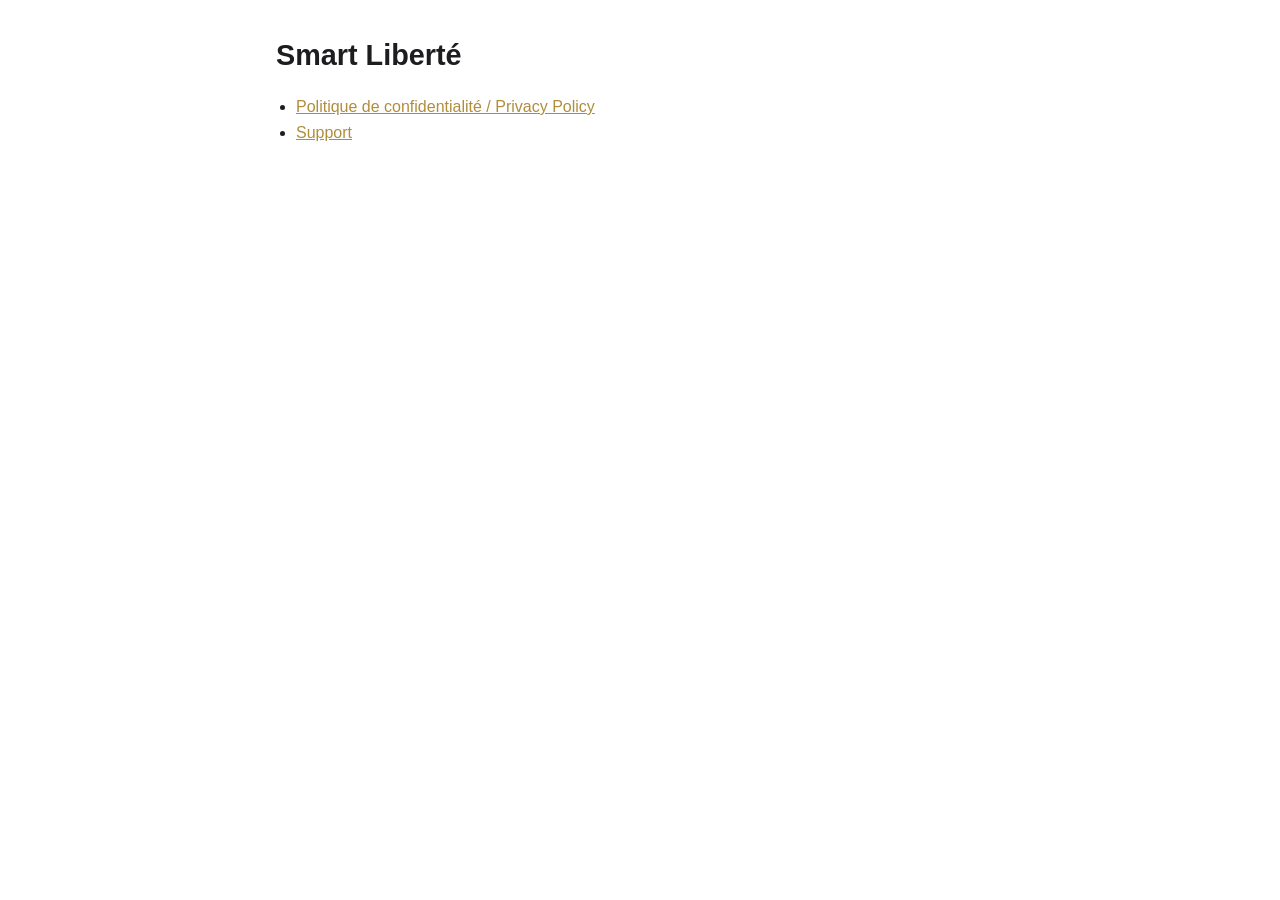
<file: index.html>
<!DOCTYPE html><html lang="fr"><head><meta charset="utf-8"><meta name="viewport" content="width=device-width,initial-scale=1"><title>Smart Liberté</title><link rel="stylesheet" href="style.css"></head>
<body><main><h1>Smart Liberté</h1><ul><li><a href="privacy-policy.html">Politique de confidentialité / Privacy Policy</a></li><li><a href="support.html">Support</a></li></ul></main></body></html>
</file>
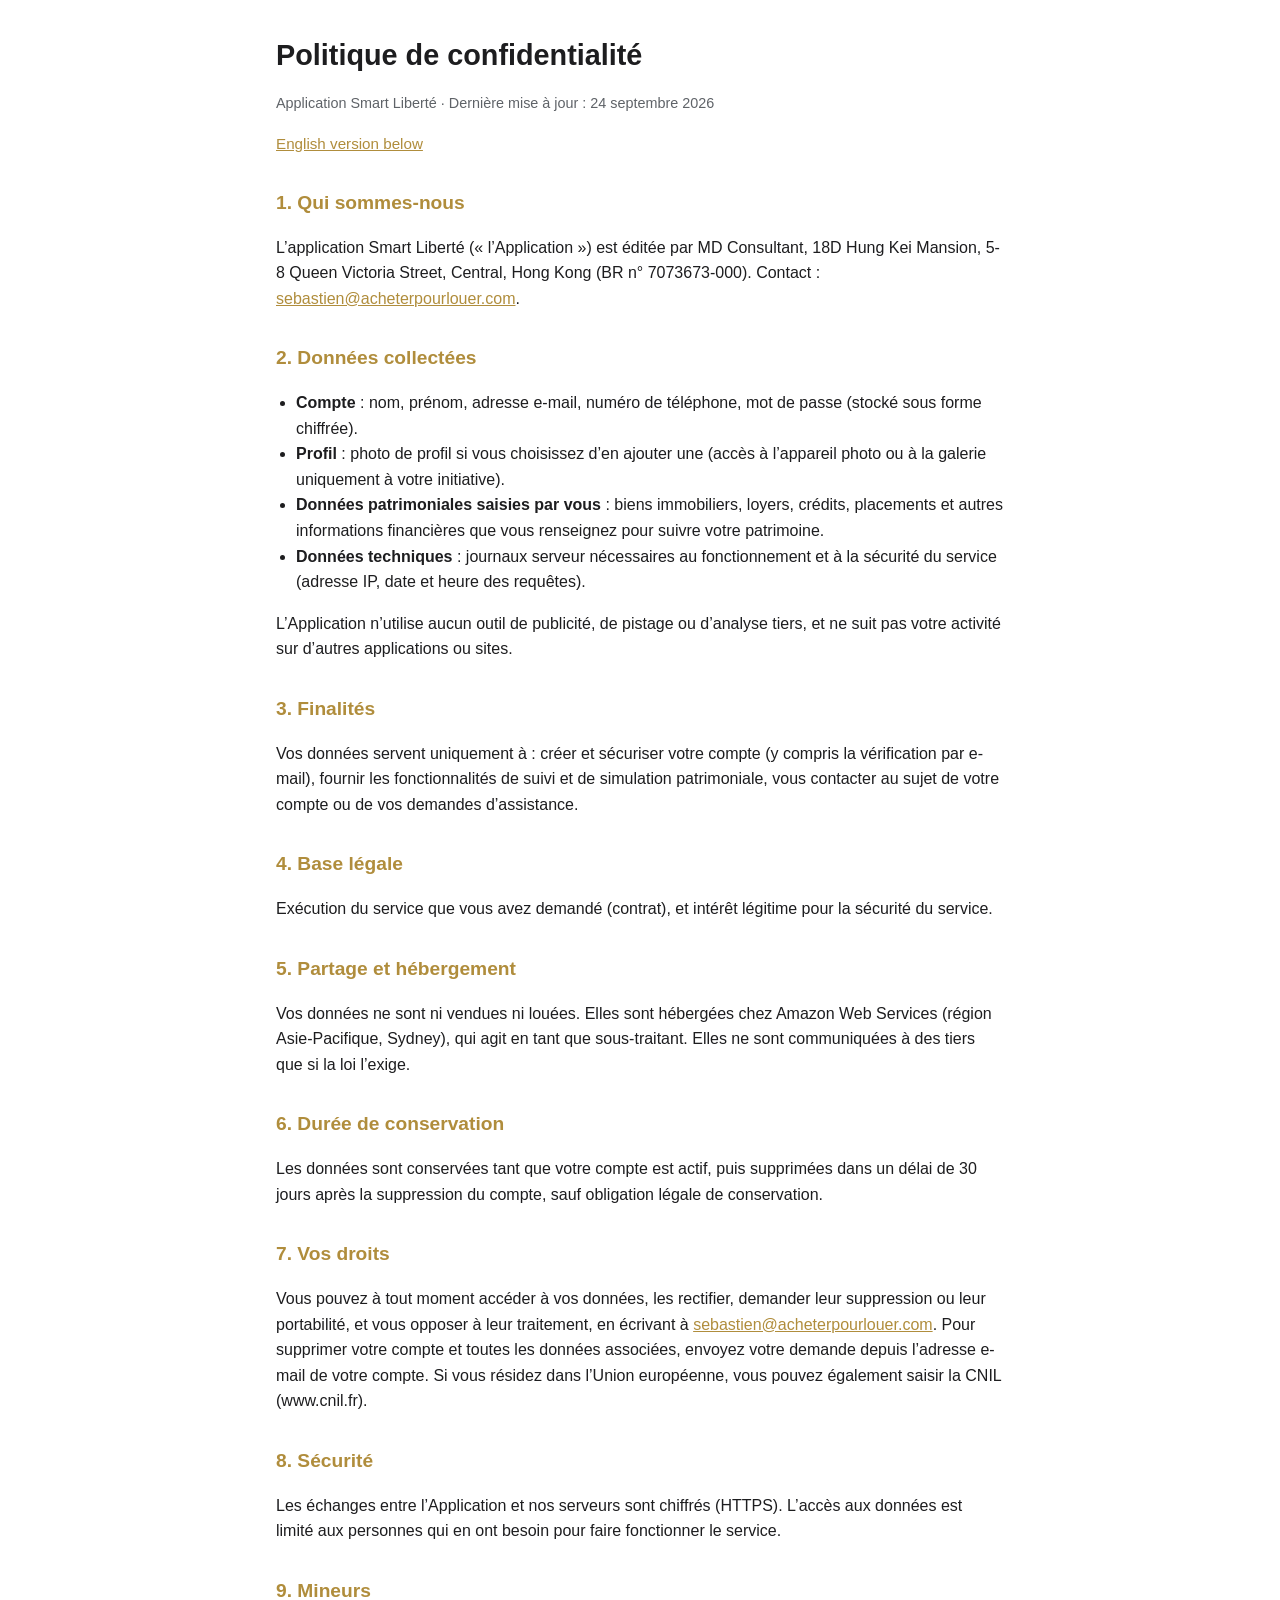
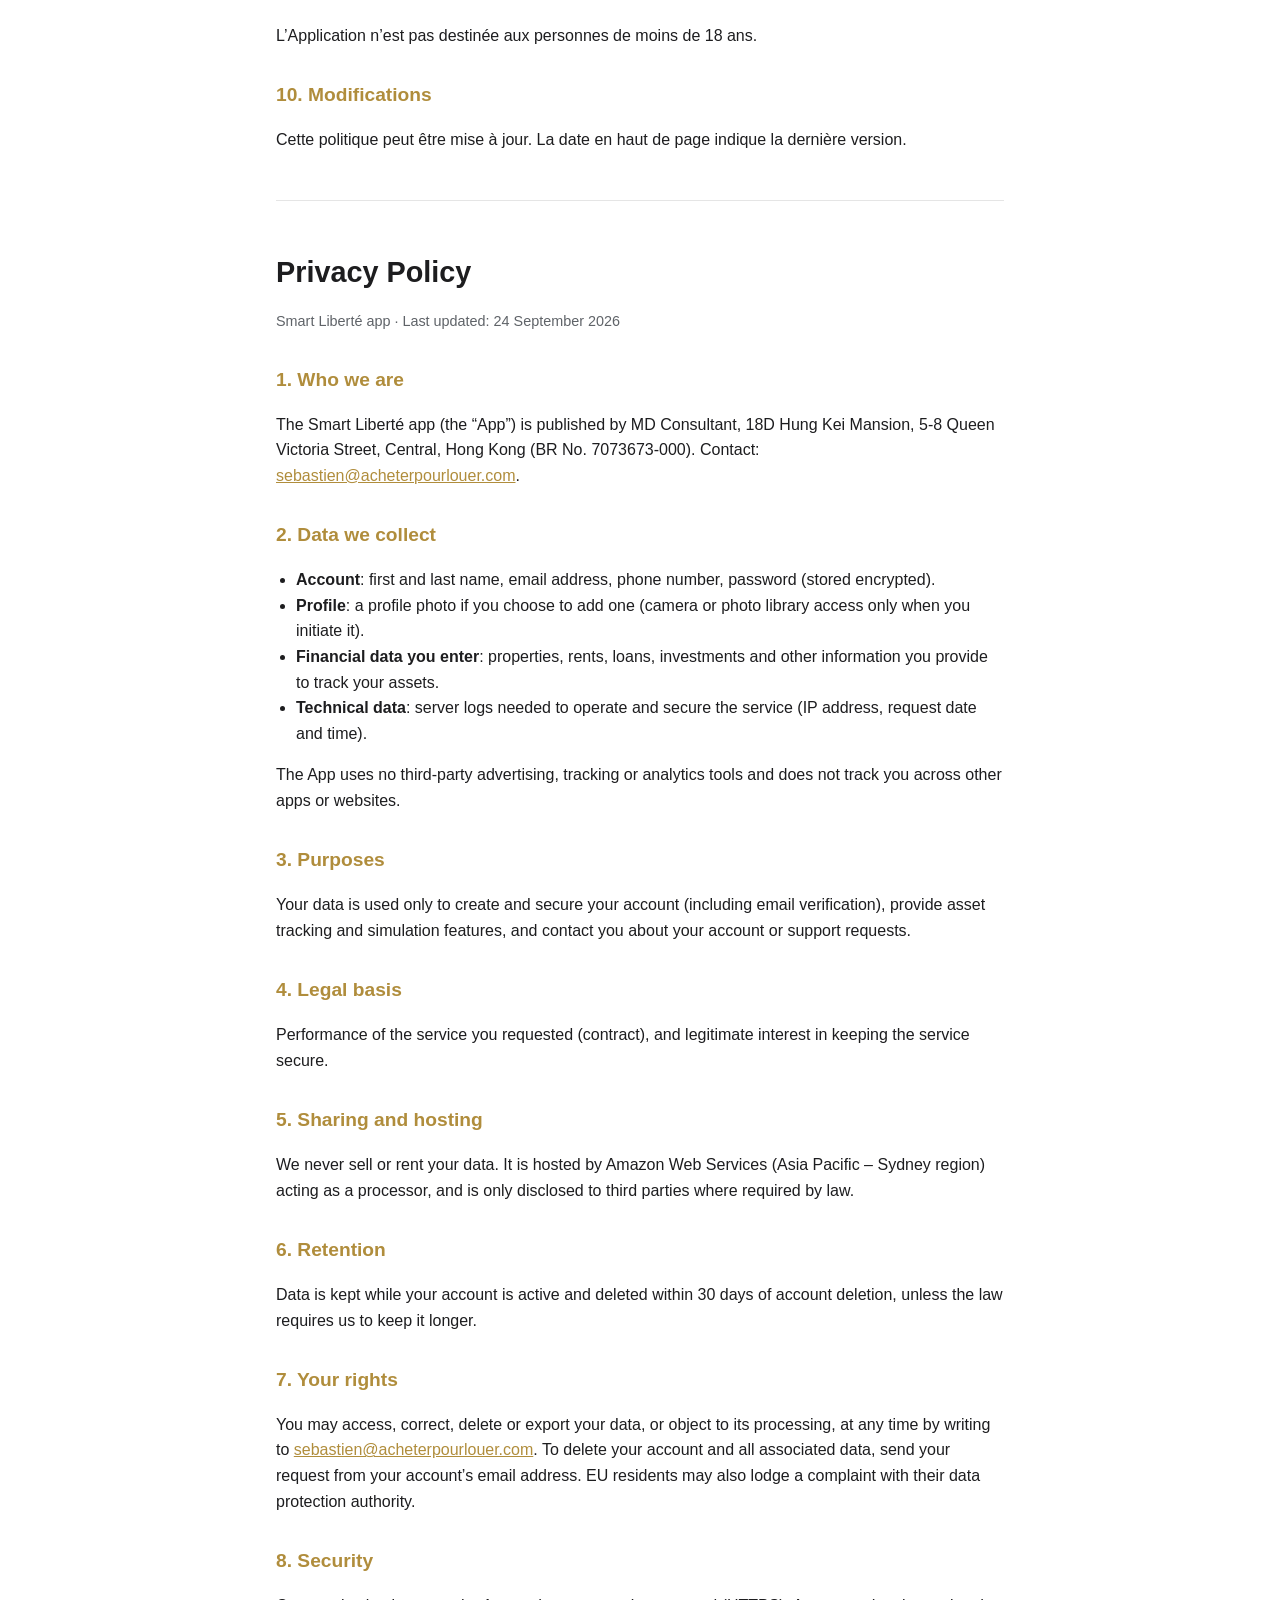
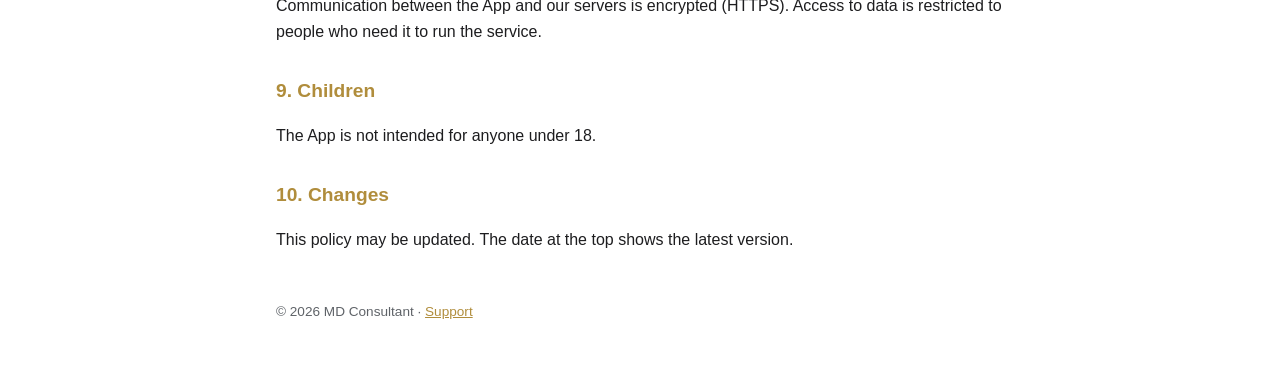
<file: privacy-policy.html>
<!DOCTYPE html>
<html lang="fr"><head><meta charset="utf-8"><meta name="viewport" content="width=device-width,initial-scale=1">
<title>Smart Liberté – Politique de confidentialité / Privacy Policy</title><link rel="stylesheet" href="style.css"></head>
<body><main>
<h1>Politique de confidentialité</h1>
<p class="meta">Application Smart Liberté · Dernière mise à jour : 24 septembre 2026</p>
<p class="lang"><a href="#en">English version below</a></p>

<h2>1. Qui sommes-nous</h2>
<p>L’application Smart Liberté (« l’Application ») est éditée par MD Consultant, 18D Hung Kei Mansion, 5-8 Queen Victoria Street, Central, Hong Kong (BR n° 7073673-000). Contact : <a href="mailto:sebastien@acheterpourlouer.com">sebastien@acheterpourlouer.com</a>.</p>

<h2>2. Données collectées</h2>
<ul>
<li><strong>Compte</strong> : nom, prénom, adresse e-mail, numéro de téléphone, mot de passe (stocké sous forme chiffrée).</li>
<li><strong>Profil</strong> : photo de profil si vous choisissez d’en ajouter une (accès à l’appareil photo ou à la galerie uniquement à votre initiative).</li>
<li><strong>Données patrimoniales saisies par vous</strong> : biens immobiliers, loyers, crédits, placements et autres informations financières que vous renseignez pour suivre votre patrimoine.</li>
<li><strong>Données techniques</strong> : journaux serveur nécessaires au fonctionnement et à la sécurité du service (adresse IP, date et heure des requêtes).</li>
</ul>
<p>L’Application n’utilise aucun outil de publicité, de pistage ou d’analyse tiers, et ne suit pas votre activité sur d’autres applications ou sites.</p>

<h2>3. Finalités</h2>
<p>Vos données servent uniquement à : créer et sécuriser votre compte (y compris la vérification par e-mail), fournir les fonctionnalités de suivi et de simulation patrimoniale, vous contacter au sujet de votre compte ou de vos demandes d’assistance.</p>

<h2>4. Base légale</h2>
<p>Exécution du service que vous avez demandé (contrat), et intérêt légitime pour la sécurité du service.</p>

<h2>5. Partage et hébergement</h2>
<p>Vos données ne sont ni vendues ni louées. Elles sont hébergées chez Amazon Web Services (région Asie-Pacifique, Sydney), qui agit en tant que sous-traitant. Elles ne sont communiquées à des tiers que si la loi l’exige.</p>

<h2>6. Durée de conservation</h2>
<p>Les données sont conservées tant que votre compte est actif, puis supprimées dans un délai de 30 jours après la suppression du compte, sauf obligation légale de conservation.</p>

<h2>7. Vos droits</h2>
<p>Vous pouvez à tout moment accéder à vos données, les rectifier, demander leur suppression ou leur portabilité, et vous opposer à leur traitement, en écrivant à <a href="mailto:sebastien@acheterpourlouer.com">sebastien@acheterpourlouer.com</a>. Pour supprimer votre compte et toutes les données associées, envoyez votre demande depuis l’adresse e-mail de votre compte. Si vous résidez dans l’Union européenne, vous pouvez également saisir la CNIL (www.cnil.fr).</p>

<h2>8. Sécurité</h2>
<p>Les échanges entre l’Application et nos serveurs sont chiffrés (HTTPS). L’accès aux données est limité aux personnes qui en ont besoin pour faire fonctionner le service.</p>

<h2>9. Mineurs</h2>
<p>L’Application n’est pas destinée aux personnes de moins de 18 ans.</p>

<h2>10. Modifications</h2>
<p>Cette politique peut être mise à jour. La date en haut de page indique la dernière version.</p>

<hr>

<h1 id="en">Privacy Policy</h1>
<p class="meta">Smart Liberté app · Last updated: 24 September 2026</p>

<h2>1. Who we are</h2>
<p>The Smart Liberté app (the “App”) is published by MD Consultant, 18D Hung Kei Mansion, 5-8 Queen Victoria Street, Central, Hong Kong (BR No. 7073673-000). Contact: <a href="mailto:sebastien@acheterpourlouer.com">sebastien@acheterpourlouer.com</a>.</p>

<h2>2. Data we collect</h2>
<ul>
<li><strong>Account</strong>: first and last name, email address, phone number, password (stored encrypted).</li>
<li><strong>Profile</strong>: a profile photo if you choose to add one (camera or photo library access only when you initiate it).</li>
<li><strong>Financial data you enter</strong>: properties, rents, loans, investments and other information you provide to track your assets.</li>
<li><strong>Technical data</strong>: server logs needed to operate and secure the service (IP address, request date and time).</li>
</ul>
<p>The App uses no third-party advertising, tracking or analytics tools and does not track you across other apps or websites.</p>

<h2>3. Purposes</h2>
<p>Your data is used only to create and secure your account (including email verification), provide asset tracking and simulation features, and contact you about your account or support requests.</p>

<h2>4. Legal basis</h2>
<p>Performance of the service you requested (contract), and legitimate interest in keeping the service secure.</p>

<h2>5. Sharing and hosting</h2>
<p>We never sell or rent your data. It is hosted by Amazon Web Services (Asia Pacific – Sydney region) acting as a processor, and is only disclosed to third parties where required by law.</p>

<h2>6. Retention</h2>
<p>Data is kept while your account is active and deleted within 30 days of account deletion, unless the law requires us to keep it longer.</p>

<h2>7. Your rights</h2>
<p>You may access, correct, delete or export your data, or object to its processing, at any time by writing to <a href="mailto:sebastien@acheterpourlouer.com">sebastien@acheterpourlouer.com</a>. To delete your account and all associated data, send your request from your account’s email address. EU residents may also lodge a complaint with their data protection authority.</p>

<h2>8. Security</h2>
<p>Communication between the App and our servers is encrypted (HTTPS). Access to data is restricted to people who need it to run the service.</p>

<h2>9. Children</h2>
<p>The App is not intended for anyone under 18.</p>

<h2>10. Changes</h2>
<p>This policy may be updated. The date at the top shows the latest version.</p>

<footer>© 2026 MD Consultant · <a href="support.html">Support</a></footer>
</main></body></html>
</file>
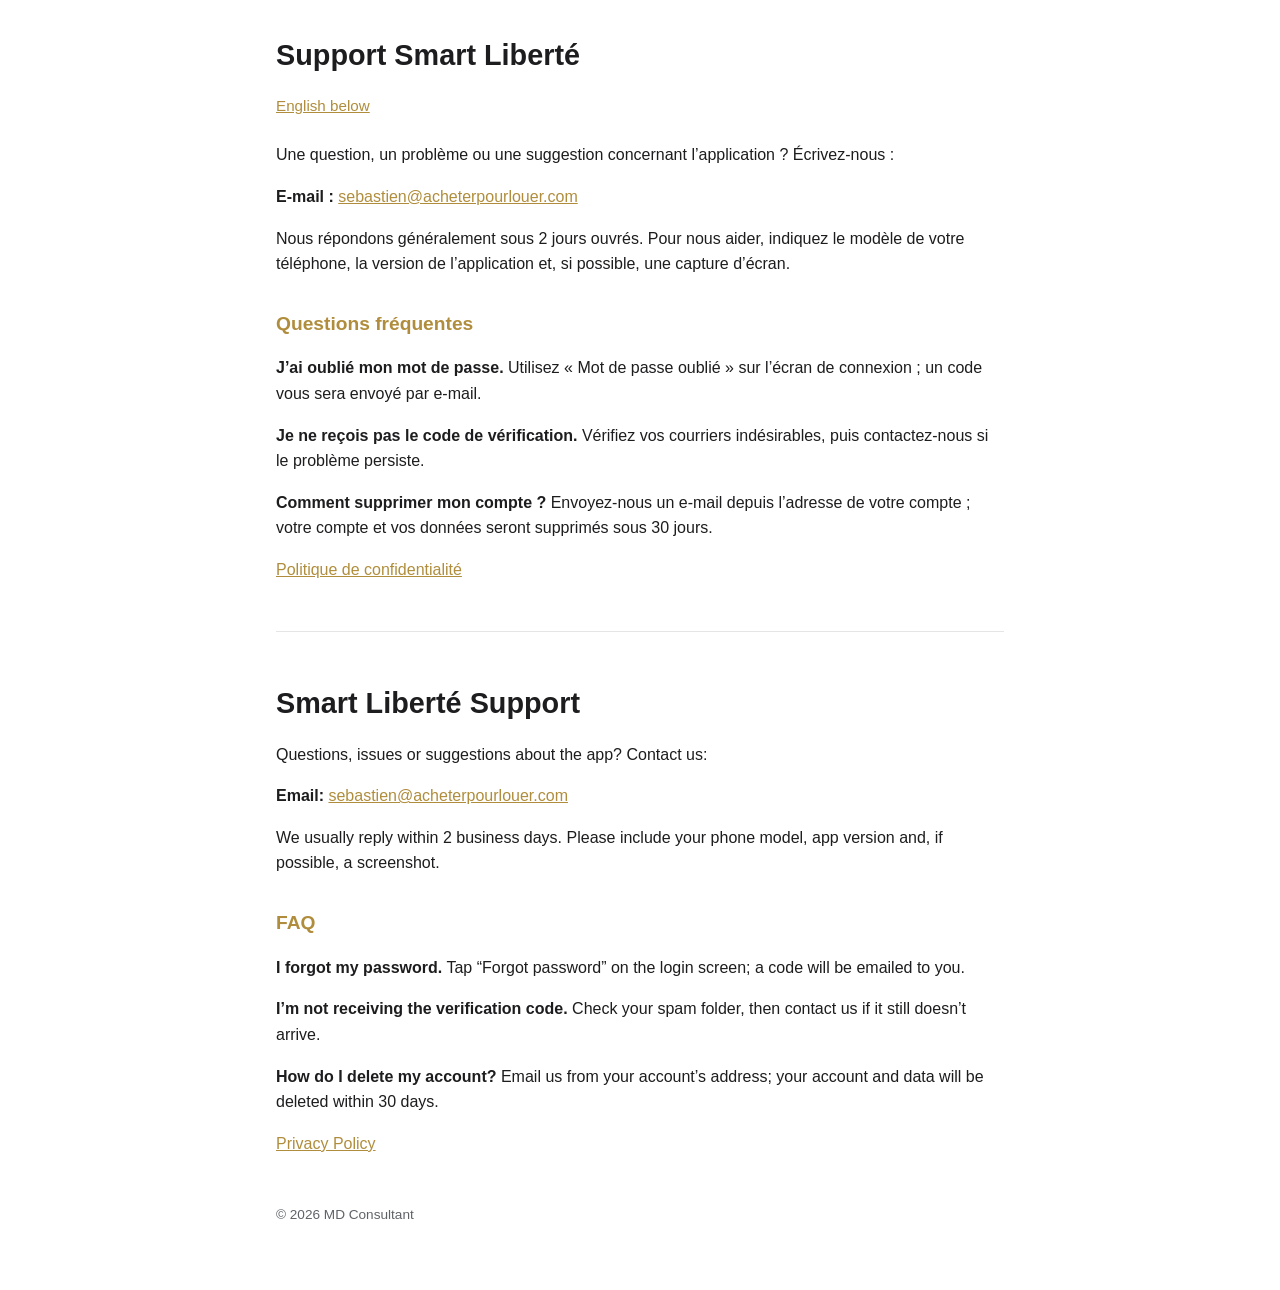
<file: support.html>
<!DOCTYPE html>
<html lang="fr"><head><meta charset="utf-8"><meta name="viewport" content="width=device-width,initial-scale=1">
<title>Smart Liberté – Support</title><link rel="stylesheet" href="style.css"></head>
<body><main>
<h1>Support Smart Liberté</h1>
<p class="lang"><a href="#en">English below</a></p>
<p>Une question, un problème ou une suggestion concernant l’application ? Écrivez-nous :</p>
<p><strong>E-mail :</strong> <a href="mailto:sebastien@acheterpourlouer.com">sebastien@acheterpourlouer.com</a></p>
<p>Nous répondons généralement sous 2 jours ouvrés. Pour nous aider, indiquez le modèle de votre téléphone, la version de l’application et, si possible, une capture d’écran.</p>
<h2>Questions fréquentes</h2>
<p><strong>J’ai oublié mon mot de passe.</strong> Utilisez « Mot de passe oublié » sur l’écran de connexion ; un code vous sera envoyé par e-mail.</p>
<p><strong>Je ne reçois pas le code de vérification.</strong> Vérifiez vos courriers indésirables, puis contactez-nous si le problème persiste.</p>
<p><strong>Comment supprimer mon compte ?</strong> Envoyez-nous un e-mail depuis l’adresse de votre compte ; votre compte et vos données seront supprimés sous 30 jours.</p>
<p><a href="privacy-policy.html">Politique de confidentialité</a></p>

<hr>

<h1 id="en">Smart Liberté Support</h1>
<p>Questions, issues or suggestions about the app? Contact us:</p>
<p><strong>Email:</strong> <a href="mailto:sebastien@acheterpourlouer.com">sebastien@acheterpourlouer.com</a></p>
<p>We usually reply within 2 business days. Please include your phone model, app version and, if possible, a screenshot.</p>
<h2>FAQ</h2>
<p><strong>I forgot my password.</strong> Tap “Forgot password” on the login screen; a code will be emailed to you.</p>
<p><strong>I’m not receiving the verification code.</strong> Check your spam folder, then contact us if it still doesn’t arrive.</p>
<p><strong>How do I delete my account?</strong> Email us from your account’s address; your account and data will be deleted within 30 days.</p>
<p><a href="privacy-policy.html">Privacy Policy</a></p>
<footer>© 2026 MD Consultant</footer>
</main></body></html>
</file>
<file: style.css>
:root{--bg:#fff;--fg:#1d1d1f;--muted:#5f6368;--accent:#b08d3c;--line:#e5e5e5}
@media (prefers-color-scheme:dark){:root{--bg:#111;--fg:#f2f2f2;--muted:#a0a0a0;--line:#2a2a2a}}
*{box-sizing:border-box}body{margin:0;background:var(--bg);color:var(--fg);font:16px/1.6 -apple-system,BlinkMacSystemFont,"Segoe UI",Roboto,sans-serif}
main{max-width:760px;margin:0 auto;padding:32px 16px 64px}
h1{font-size:1.8rem;margin:0 0 4px}h2{font-size:1.2rem;margin:32px 0 8px;color:var(--accent)}
.meta{color:var(--muted);font-size:.9rem}.lang{margin:16px 0 24px;font-size:.95rem}
a{color:var(--accent)}hr{border:0;border-top:1px solid var(--line);margin:48px 0}
ul{padding-left:20px}footer{color:var(--muted);font-size:.85rem;margin-top:48px}
</file>
